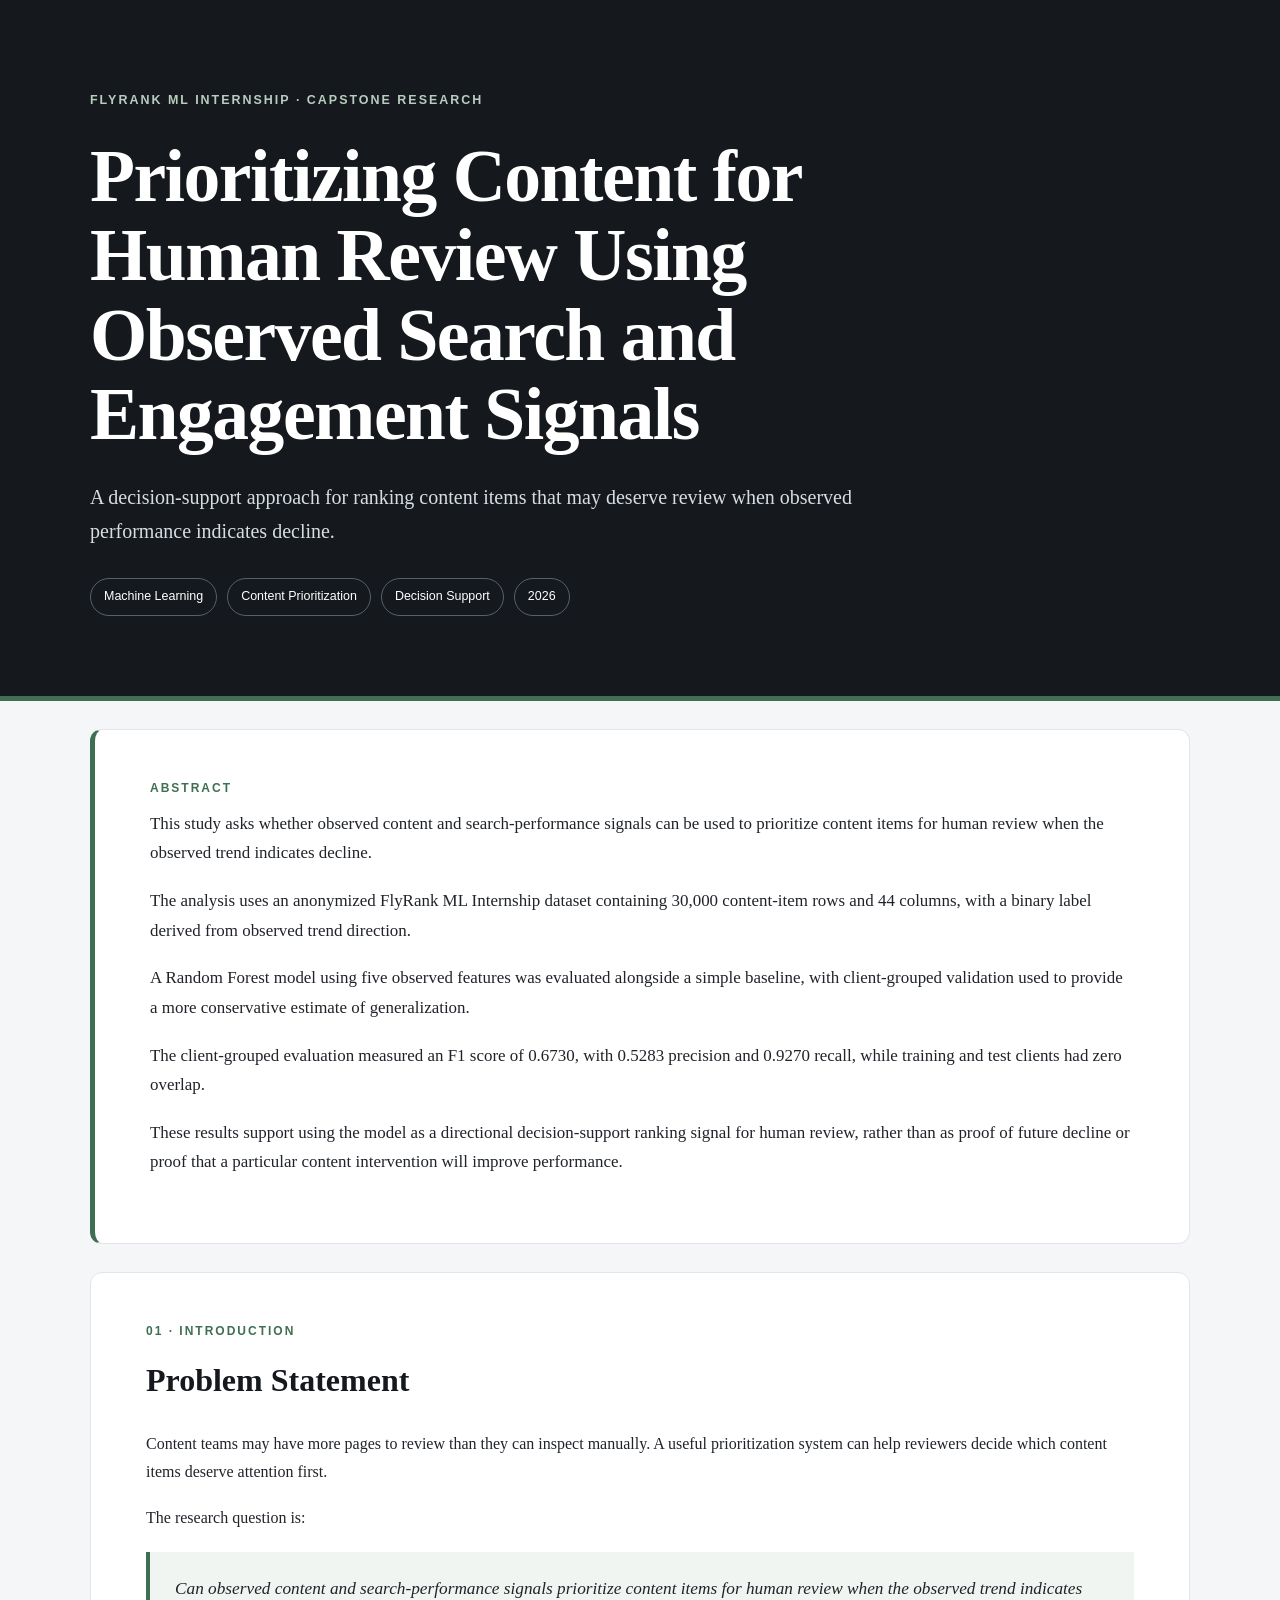
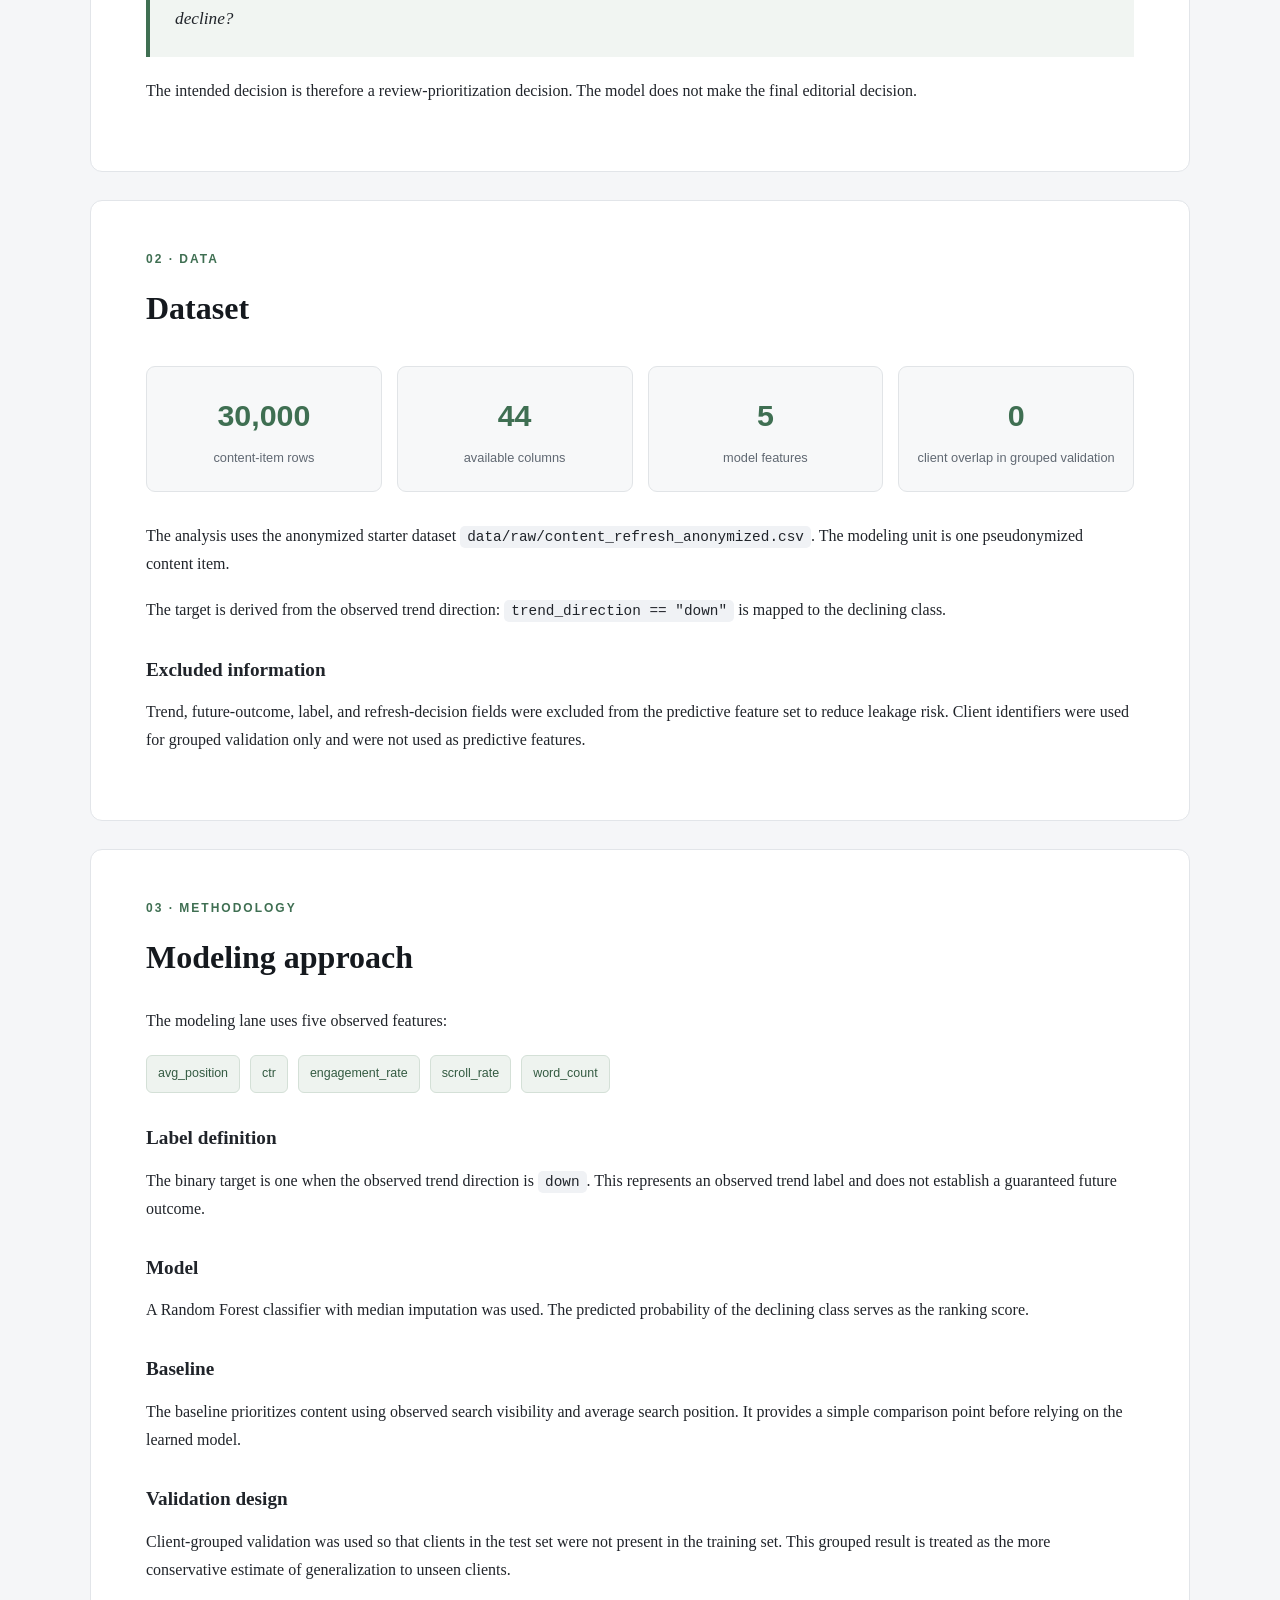
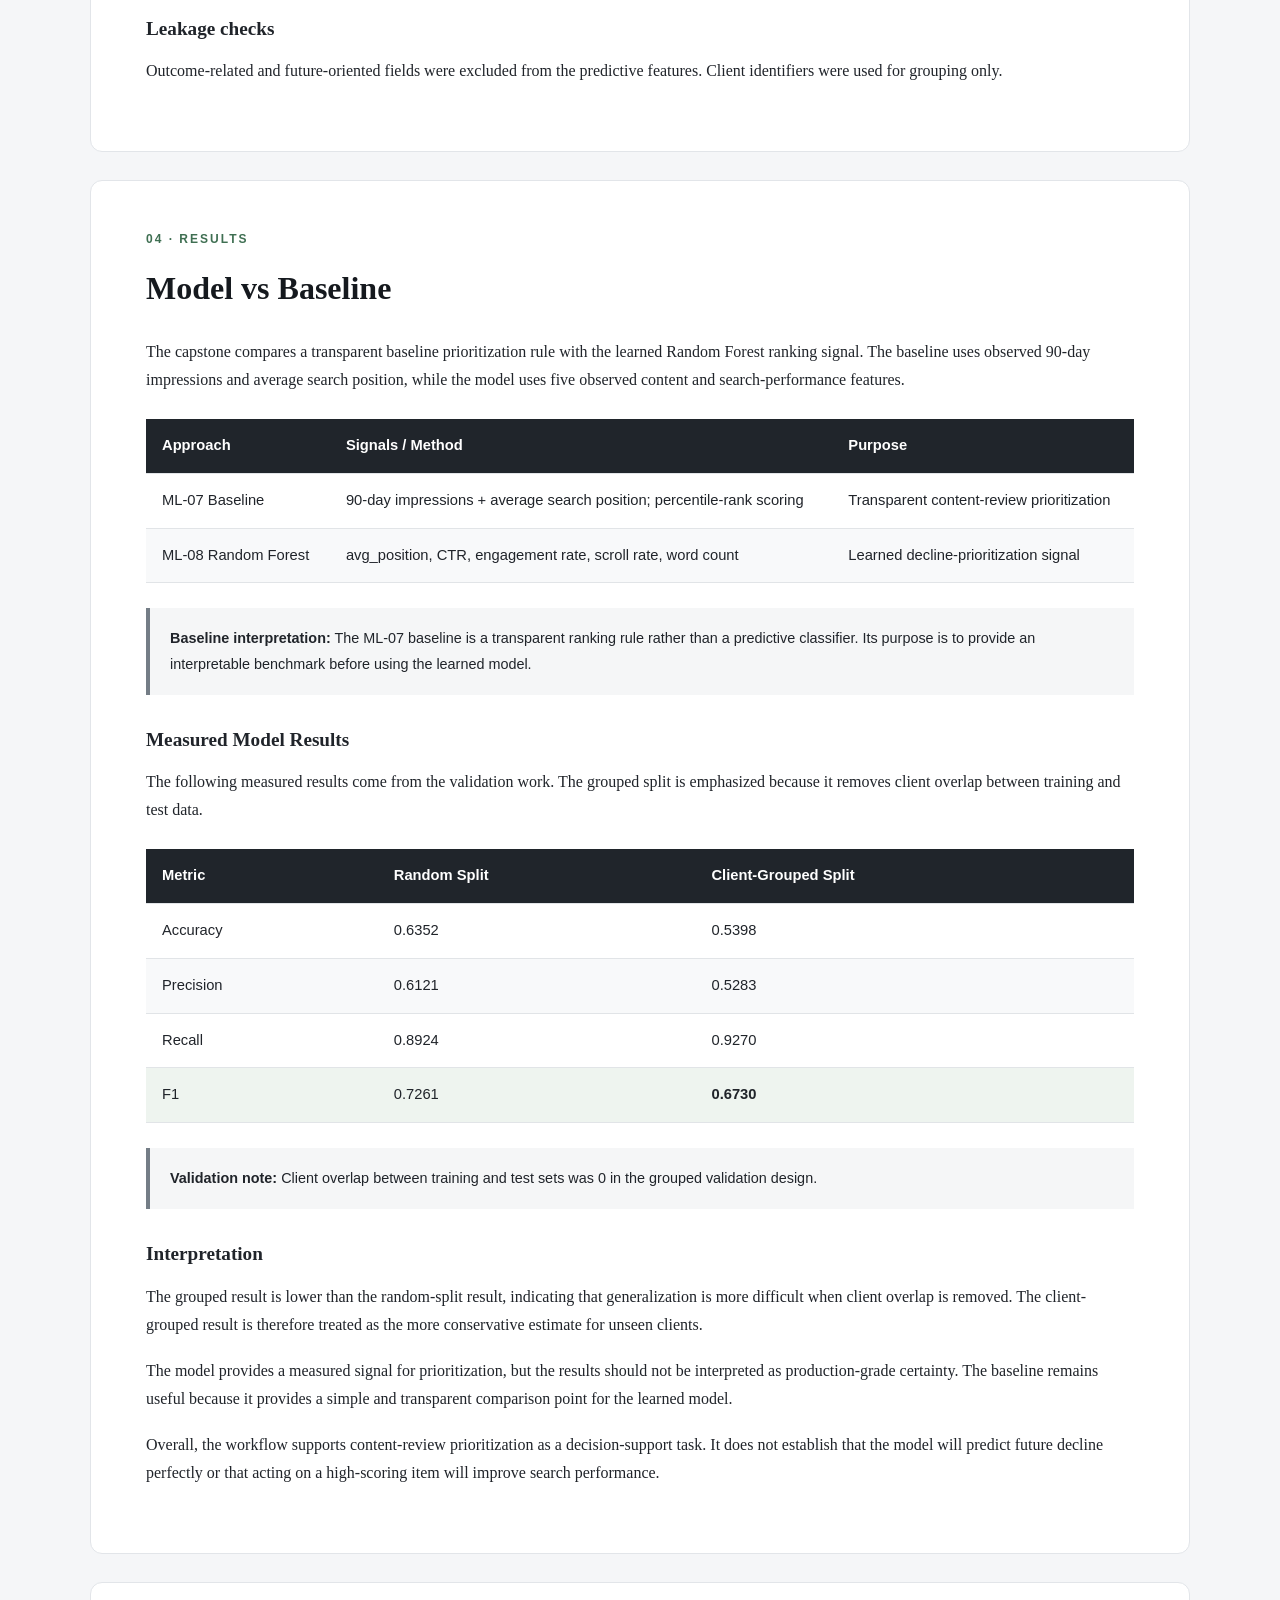
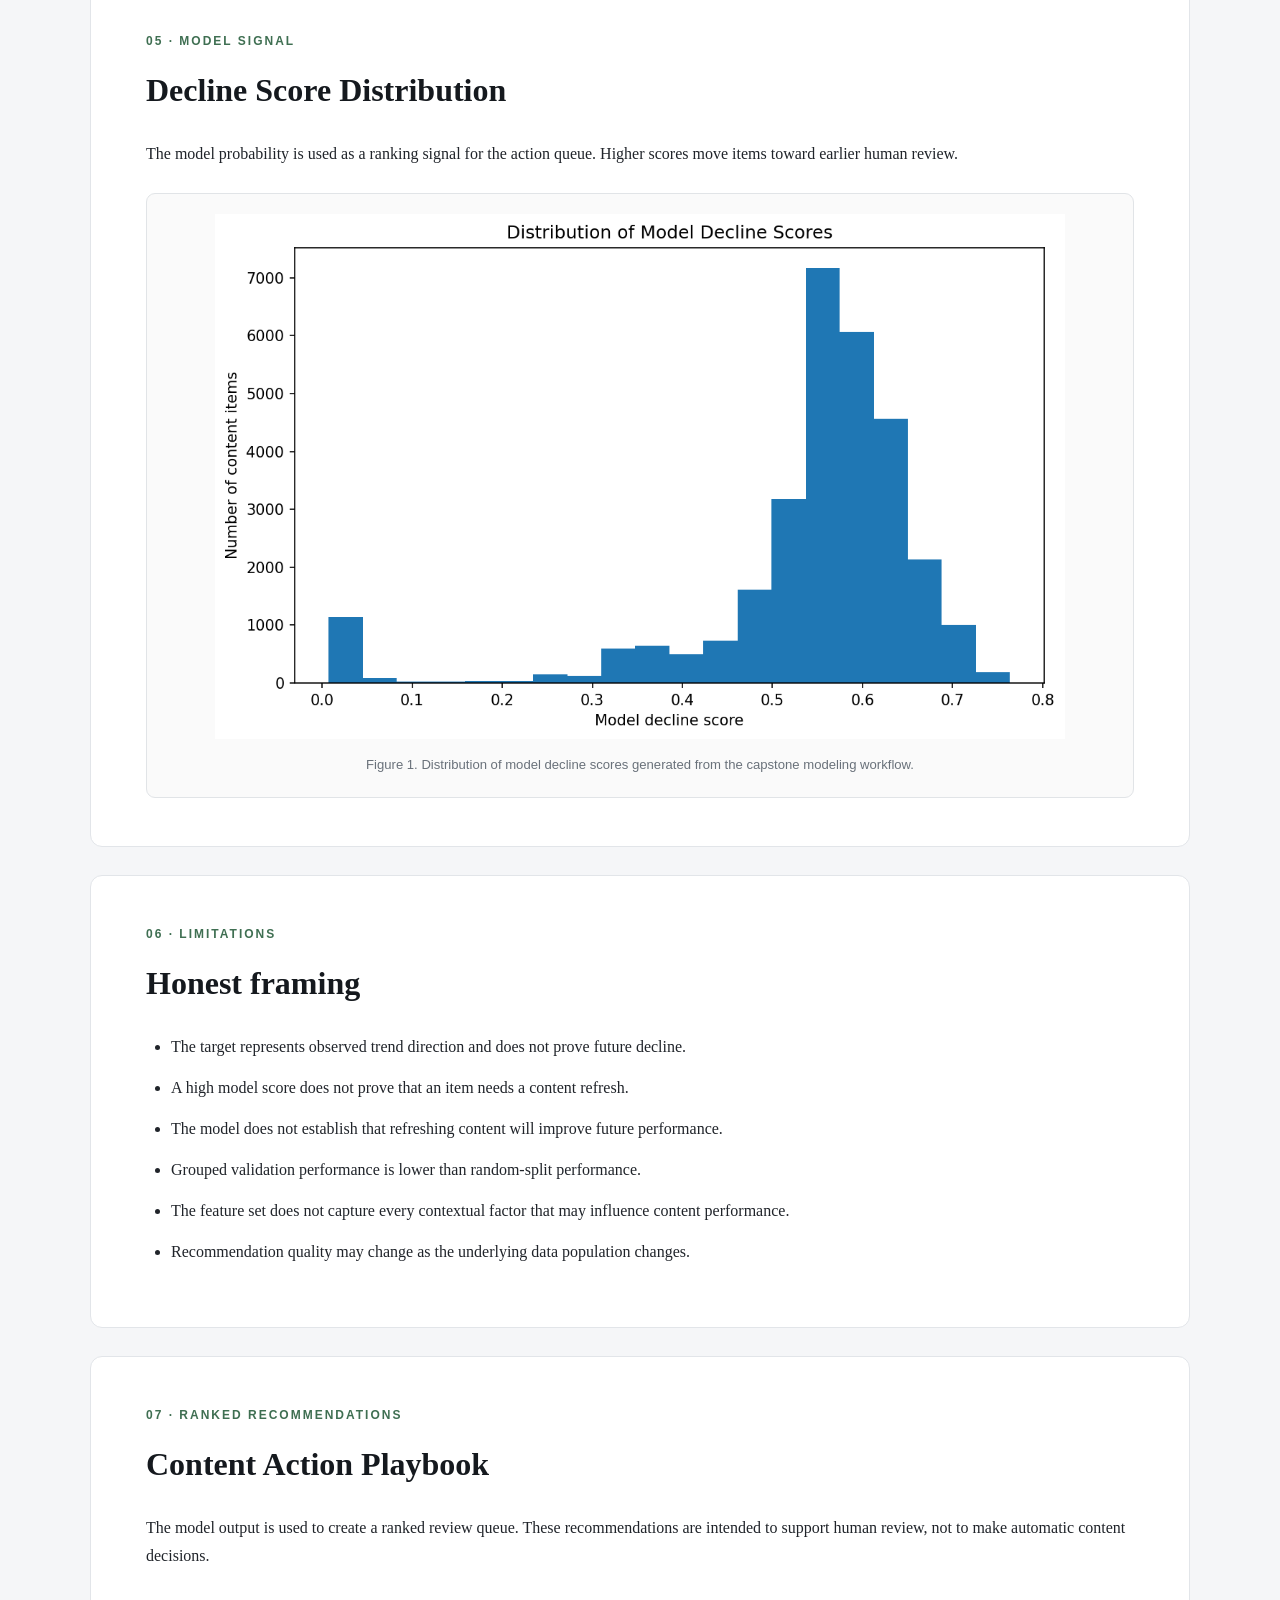
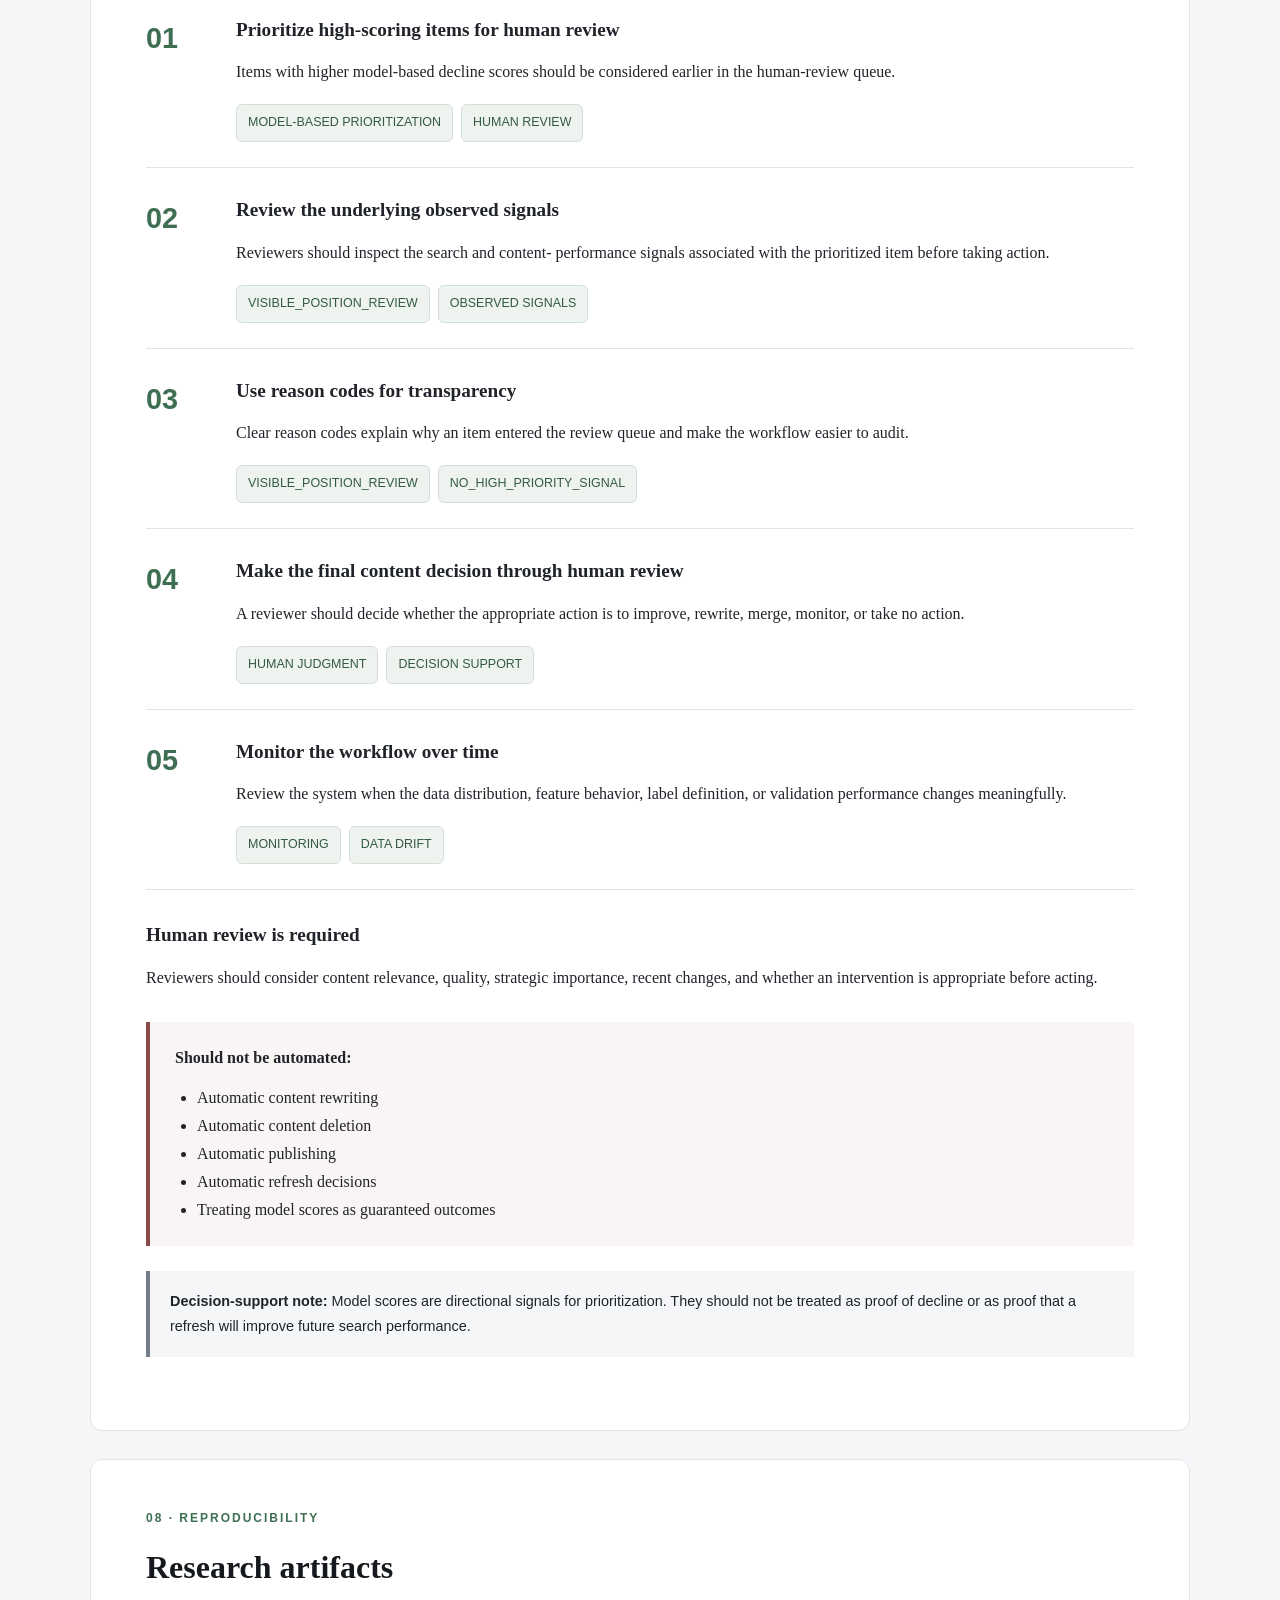
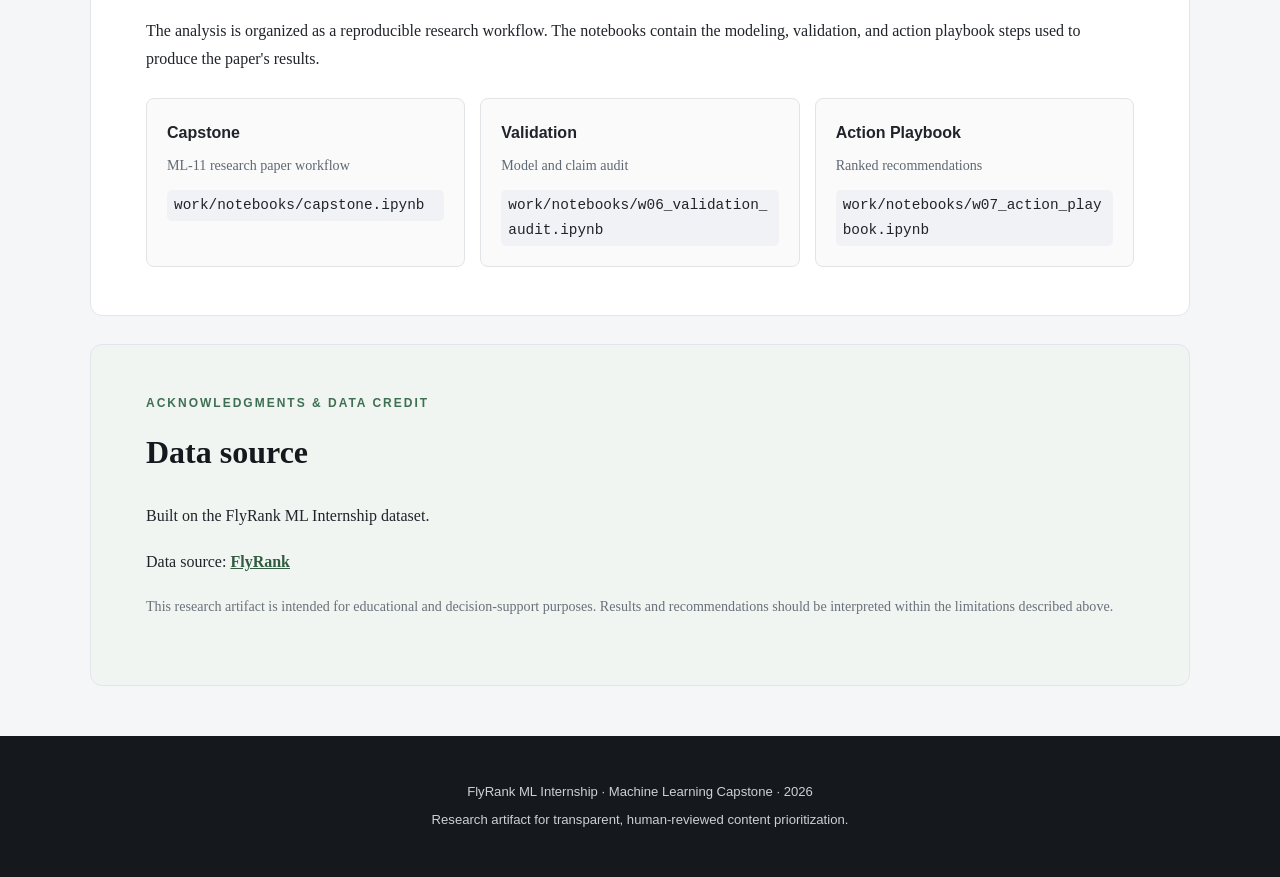
<file: index.html>
<!DOCTYPE html>
<html lang="en">
<head>
    <meta charset="UTF-8">
    <meta name="viewport" content="width=device-width, initial-scale=1.0">

    <title>Content Decline Prioritization | Research Paper</title>

    <link rel="stylesheet" href="style.css">
</head>

<body>

    <!-- HERO -->
    <header class="hero">
        <div class="container">

            <div class="eyebrow">
                FLYRANK ML INTERNSHIP · CAPSTONE RESEARCH
            </div>

            <h1>
                Prioritizing Content for Human Review
                Using Observed Search and Engagement Signals
            </h1>

            <p class="subtitle">
                A decision-support approach for ranking content items
                that may deserve review when observed performance
                indicates decline.
            </p>

            <div class="meta">
                <span>Machine Learning</span>
                <span>Content Prioritization</span>
                <span>Decision Support</span>
                <span>2026</span>
            </div>

        </div>
    </header>


    <main class="container">

        <!-- ABSTRACT -->
        <section class="paper-section abstract">
            <div class="section-label">ABSTRACT</div>

            <p>
                This study asks whether observed content and search-performance
                signals can be used to prioritize content items for human review
                when the observed trend indicates decline.
            </p>

            <p>
                The analysis uses an anonymized FlyRank ML Internship dataset
                containing 30,000 content-item rows and 44 columns, with a binary
                label derived from observed trend direction.
            </p>

            <p>
                A Random Forest model using five observed features was evaluated
                alongside a simple baseline, with client-grouped validation used
                to provide a more conservative estimate of generalization.
            </p>

            <p>
                The client-grouped evaluation measured an F1 score of 0.6730,
                with 0.5283 precision and 0.9270 recall, while training and test
                clients had zero overlap.
            </p>

            <p>
                These results support using the model as a directional
                decision-support ranking signal for human review, rather than as
                proof of future decline or proof that a particular content
                intervention will improve performance.
            </p>
        </section>


        <!-- INTRODUCTION -->
        <section class="paper-section">
            <div class="section-label">01 · INTRODUCTION</div>

            <h2>Problem Statement</h2>

            <p>
                Content teams may have more pages to review than they can
                inspect manually. A useful prioritization system can help
                reviewers decide which content items deserve attention first.
            </p>

            <p>
                The research question is:
            </p>

            <div class="question-box">
                Can observed content and search-performance signals prioritize
                content items for human review when the observed trend indicates
                decline?
            </div>

            <p>
                The intended decision is therefore a review-prioritization
                decision. The model does not make the final editorial decision.
            </p>
        </section>


        <!-- DATA -->
        <section class="paper-section">
            <div class="section-label">02 · DATA</div>

            <h2>Dataset</h2>

            <div class="stats-grid">

                <div class="stat-card">
                    <strong>30,000</strong>
                    <span>content-item rows</span>
                </div>

                <div class="stat-card">
                    <strong>44</strong>
                    <span>available columns</span>
                </div>

                <div class="stat-card">
                    <strong>5</strong>
                    <span>model features</span>
                </div>

                <div class="stat-card">
                    <strong>0</strong>
                    <span>client overlap in grouped validation</span>
                </div>

            </div>

            <p>
                The analysis uses the anonymized starter dataset
                <code>data/raw/content_refresh_anonymized.csv</code>.
                The modeling unit is one pseudonymized content item.
            </p>

            <p>
                The target is derived from the observed trend direction:
                <code>trend_direction == "down"</code> is mapped to the
                declining class.
            </p>

            <h3>Excluded information</h3>

            <p>
                Trend, future-outcome, label, and refresh-decision fields were
                excluded from the predictive feature set to reduce leakage risk.
                Client identifiers were used for grouped validation only and
                were not used as predictive features.
            </p>
        </section>


        <!-- METHODOLOGY -->
        <section class="paper-section">
            <div class="section-label">03 · METHODOLOGY</div>

            <h2>Modeling approach</h2>

            <p>
                The modeling lane uses five observed features:
            </p>

            <div class="feature-list">
                <span>avg_position</span>
                <span>ctr</span>
                <span>engagement_rate</span>
                <span>scroll_rate</span>
                <span>word_count</span>
            </div>

            <h3>Label definition</h3>

            <p>
                The binary target is one when the observed trend direction is
                <code>down</code>. This represents an observed trend label and
                does not establish a guaranteed future outcome.
            </p>

            <h3>Model</h3>

            <p>
                A Random Forest classifier with median imputation was used.
                The predicted probability of the declining class serves as the
                ranking score.
            </p>

            <h3>Baseline</h3>

            <p>
                The baseline prioritizes content using observed search
                visibility and average search position. It provides a simple
                comparison point before relying on the learned model.
            </p>

            <h3>Validation design</h3>

            <p>
                Client-grouped validation was used so that clients in the test
                set were not present in the training set. This grouped result
                is treated as the more conservative estimate of generalization
                to unseen clients.
            </p>

            <h3>Leakage checks</h3>

            <p>
                Outcome-related and future-oriented fields were excluded from
                the predictive features. Client identifiers were used for
                grouping only.
            </p>
        </section>


        <!-- RESULTS -->
        <section class="paper-section">

            <div class="section-label">04 · RESULTS</div>

            <h2>Model vs Baseline</h2>

            <p>
                The capstone compares a transparent baseline prioritization
                rule with the learned Random Forest ranking signal. The baseline
                uses observed 90-day impressions and average search position,
                while the model uses five observed content and search-performance
                features.
            </p>

            <div class="table-wrapper">

                <table>

                    <thead>
                        <tr>
                            <th>Approach</th>
                            <th>Signals / Method</th>
                            <th>Purpose</th>
                        </tr>
                    </thead>

                    <tbody>

                        <tr>
                            <td>ML-07 Baseline</td>

                            <td>
                                90-day impressions + average search position;
                                percentile-rank scoring
                            </td>

                            <td>
                                Transparent content-review prioritization
                            </td>
                        </tr>

                        <tr>
                            <td>ML-08 Random Forest</td>

                            <td>
                                avg_position, CTR, engagement rate,
                                scroll rate, word count
                            </td>

                            <td>
                                Learned decline-prioritization signal
                            </td>
                        </tr>

                    </tbody>

                </table>

            </div>


            <div class="result-note">

                <strong>Baseline interpretation:</strong>

                The ML-07 baseline is a transparent ranking rule rather than a
                predictive classifier. Its purpose is to provide an interpretable
                benchmark before using the learned model.

            </div>


            <h3>Measured Model Results</h3>

            <p>
                The following measured results come from the validation work.
                The grouped split is emphasized because it removes client
                overlap between training and test data.
            </p>


            <div class="table-wrapper">

                <table>

                    <thead>

                        <tr>
                            <th>Metric</th>
                            <th>Random Split</th>
                            <th>Client-Grouped Split</th>
                        </tr>

                    </thead>

                    <tbody>

                        <tr>
                            <td>Accuracy</td>
                            <td>0.6352</td>
                            <td>0.5398</td>
                        </tr>

                        <tr>
                            <td>Precision</td>
                            <td>0.6121</td>
                            <td>0.5283</td>
                        </tr>

                        <tr>
                            <td>Recall</td>
                            <td>0.8924</td>
                            <td>0.9270</td>
                        </tr>

                        <tr class="highlight-row">
                            <td>F1</td>
                            <td>0.7261</td>
                            <td><strong>0.6730</strong></td>
                        </tr>

                    </tbody>

                </table>

            </div>


            <div class="result-note">

                <strong>Validation note:</strong>

                Client overlap between training and test sets was 0 in the
                grouped validation design.

            </div>


            <h3>Interpretation</h3>

            <p>
                The grouped result is lower than the random-split result,
                indicating that generalization is more difficult when client
                overlap is removed. The client-grouped result is therefore
                treated as the more conservative estimate for unseen clients.
            </p>

            <p>
                The model provides a measured signal for prioritization, but the
                results should not be interpreted as production-grade certainty.
                The baseline remains useful because it provides a simple and
                transparent comparison point for the learned model.
            </p>

            <p>
                Overall, the workflow supports content-review prioritization as
                a decision-support task. It does not establish that the model
                will predict future decline perfectly or that acting on a
                high-scoring item will improve search performance.
            </p>

        </section>


        <!-- FIGURE -->
        <section class="paper-section">

            <div class="section-label">05 · MODEL SIGNAL</div>

            <h2>Decline Score Distribution</h2>

            <p>
                The model probability is used as a ranking signal for the
                action queue. Higher scores move items toward earlier human
                review.
            </p>

            <div class="figure-card">

                <img
                    src="work/figures/decline_score_distribution.png"
                    alt="Distribution of model decline scores"
                >

                <p class="caption">
                    Figure 1. Distribution of model decline scores generated
                    from the capstone modeling workflow.
                </p>

            </div>

        </section>


        <!-- LIMITATIONS -->
        <section class="paper-section">

            <div class="section-label">06 · LIMITATIONS</div>

            <h2>Honest framing</h2>

            <ul class="limits-list">

                <li>
                    The target represents observed trend direction and does
                    not prove future decline.
                </li>

                <li>
                    A high model score does not prove that an item needs a
                    content refresh.
                </li>

                <li>
                    The model does not establish that refreshing content will
                    improve future performance.
                </li>

                <li>
                    Grouped validation performance is lower than random-split
                    performance.
                </li>

                <li>
                    The feature set does not capture every contextual factor
                    that may influence content performance.
                </li>

                <li>
                    Recommendation quality may change as the underlying data
                    population changes.
                </li>

            </ul>

        </section>


        <!-- RECOMMENDATIONS -->
        <section class="paper-section recommendations">

            <div class="section-label">
                07 · RANKED RECOMMENDATIONS
            </div>

            <h2>Content Action Playbook</h2>

            <p>
                The model output is used to create a ranked review queue.
                These recommendations are intended to support human review,
                not to make automatic content decisions.
            </p>


            <!-- Recommendation 01 -->

            <div class="recommendation">

                <div class="rank">
                    01
                </div>

                <div>

                    <h3>
                        Prioritize high-scoring items for human review
                    </h3>

                    <p>
                        Items with higher model-based decline scores should be
                        considered earlier in the human-review queue.
                    </p>

                    <div class="tags">

                        <span>
                            MODEL-BASED PRIORITIZATION
                        </span>

                        <span>
                            HUMAN REVIEW
                        </span>

                    </div>

                </div>

            </div>


            <!-- Recommendation 02 -->

            <div class="recommendation">

                <div class="rank">
                    02
                </div>

                <div>

                    <h3>
                        Review the underlying observed signals
                    </h3>

                    <p>
                        Reviewers should inspect the search and content-
                        performance signals associated with the prioritized
                        item before taking action.
                    </p>

                    <div class="tags">

                        <span>
                            VISIBLE_POSITION_REVIEW
                        </span>

                        <span>
                            OBSERVED SIGNALS
                        </span>

                    </div>

                </div>

            </div>


            <!-- Recommendation 03 -->

            <div class="recommendation">

                <div class="rank">
                    03
                </div>

                <div>

                    <h3>
                        Use reason codes for transparency
                    </h3>

                    <p>
                        Clear reason codes explain why an item entered the
                        review queue and make the workflow easier to audit.
                    </p>

                    <div class="tags">

                        <span>
                            VISIBLE_POSITION_REVIEW
                        </span>

                        <span>
                            NO_HIGH_PRIORITY_SIGNAL
                        </span>

                    </div>

                </div>

            </div>


            <!-- Recommendation 04 -->

            <div class="recommendation">

                <div class="rank">
                    04
                </div>

                <div>

                    <h3>
                        Make the final content decision through human review
                    </h3>

                    <p>
                        A reviewer should decide whether the appropriate action
                        is to improve, rewrite, merge, monitor, or take no action.
                    </p>

                    <div class="tags">

                        <span>
                            HUMAN JUDGMENT
                        </span>

                        <span>
                            DECISION SUPPORT
                        </span>

                    </div>

                </div>

            </div>


            <!-- Recommendation 05 -->

            <div class="recommendation">

                <div class="rank">
                    05
                </div>

                <div>

                    <h3>
                        Monitor the workflow over time
                    </h3>

                    <p>
                        Review the system when the data distribution, feature
                        behavior, label definition, or validation performance
                        changes meaningfully.
                    </p>

                    <div class="tags">

                        <span>
                            MONITORING
                        </span>

                        <span>
                            DATA DRIFT
                        </span>

                    </div>

                </div>

            </div>


            <h3>
                Human review is required
            </h3>

            <p>
                Reviewers should consider content relevance, quality, strategic
                importance, recent changes, and whether an intervention is
                appropriate before acting.
            </p>


            <div class="no-go">

                <strong>
                    Should not be automated:
                </strong>

                <ul>

                    <li>
                        Automatic content rewriting
                    </li>

                    <li>
                        Automatic content deletion
                    </li>

                    <li>
                        Automatic publishing
                    </li>

                    <li>
                        Automatic refresh decisions
                    </li>

                    <li>
                        Treating model scores as guaranteed outcomes
                    </li>

                </ul>

            </div>


            <div class="result-note">

                <strong>
                    Decision-support note:
                </strong>

                Model scores are directional signals for prioritization.
                They should not be treated as proof of decline or as proof
                that a refresh will improve future search performance.

            </div>

        </section>


        <!-- REPRODUCIBILITY -->
        <section class="paper-section">

            <div class="section-label">
                08 · REPRODUCIBILITY
            </div>

            <h2>
                Research artifacts
            </h2>

            <p>
                The analysis is organized as a reproducible research workflow.
                The notebooks contain the modeling, validation, and action
                playbook steps used to produce the paper's results.
            </p>

            <div class="artifact-grid">

                <div class="artifact">

                    <strong>
                        Capstone
                    </strong>

                    <span>
                        ML-11 research paper workflow
                    </span>

                    <code>
                        work/notebooks/capstone.ipynb
                    </code>

                </div>


                <div class="artifact">

                    <strong>
                        Validation
                    </strong>

                    <span>
                        Model and claim audit
                    </span>

                    <code>
                        work/notebooks/w06_validation_audit.ipynb
                    </code>

                </div>


                <div class="artifact">

                    <strong>
                        Action Playbook
                    </strong>

                    <span>
                        Ranked recommendations
                    </span>

                    <code>
                        work/notebooks/w07_action_playbook.ipynb
                    </code>

                </div>

            </div>

        </section>


        <!-- ACKNOWLEDGMENTS -->
        <section class="paper-section acknowledgment">

            <div class="section-label">
                ACKNOWLEDGMENTS & DATA CREDIT
            </div>

            <h2>
                Data source
            </h2>

            <p>
                Built on the FlyRank ML Internship dataset.
            </p>

            <p>
                Data source:

                <a
                    href="https://flyrank.ai"
                    target="_blank"
                    rel="noopener noreferrer"
                >
                    FlyRank
                </a>
            </p>

            <p class="small-note">
                This research artifact is intended for educational and
                decision-support purposes. Results and recommendations should
                be interpreted within the limitations described above.
            </p>

        </section>

    </main>


    <!-- FOOTER -->
    <footer>

        <div class="container">

            <p>
                FlyRank ML Internship · Machine Learning Capstone · 2026
            </p>

            <p>
                Research artifact for transparent, human-reviewed
                content prioritization.
            </p>

        </div>

    </footer>


</body>
</html>
</file>
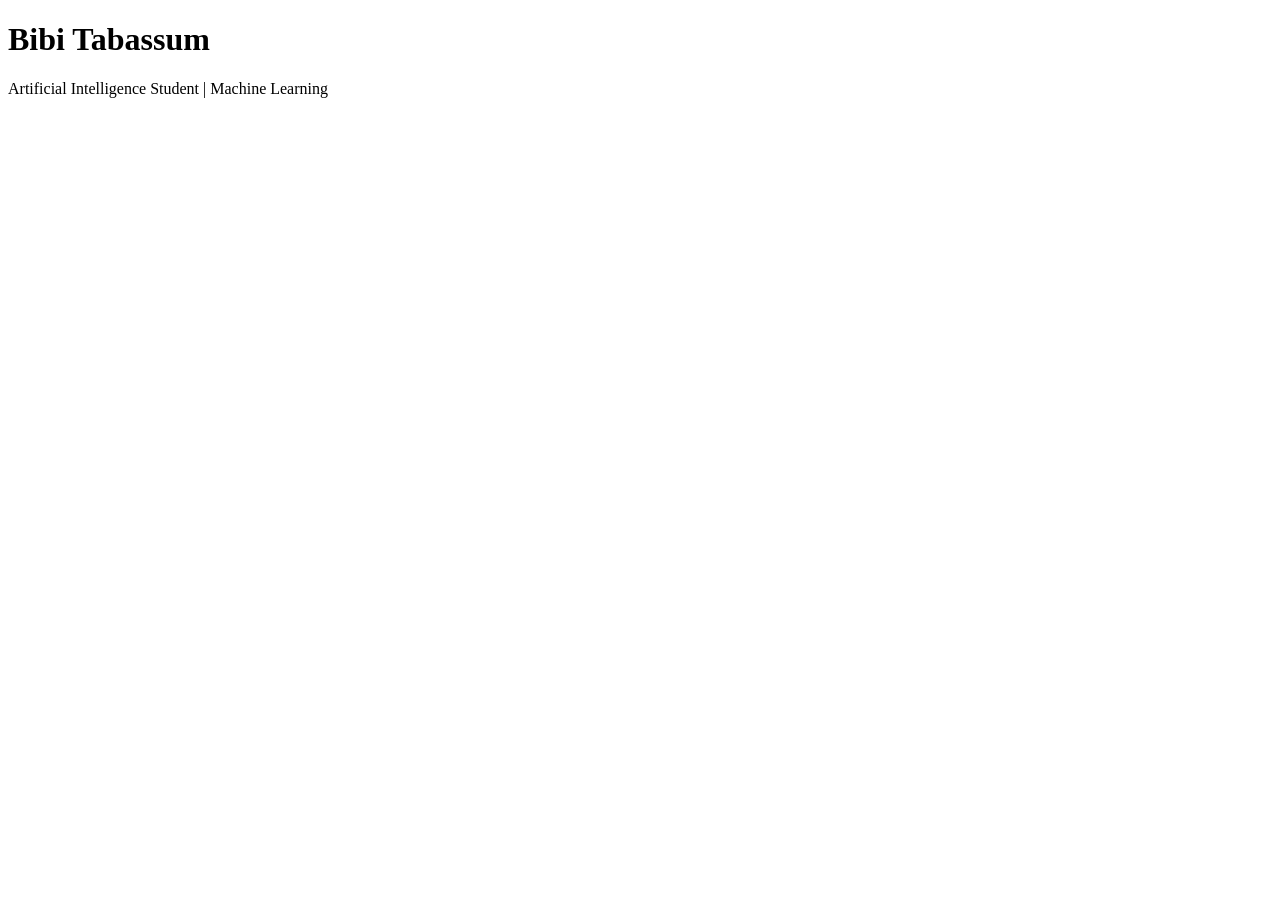
<file: portfolio/index.html>
<!DOCTYPE html>
<html lang="en">
<head>
    <meta charset="UTF-8">
    <meta name="viewport" content="width=device-width, initial-scale=1.0">
    <title>Bibi Tabassum | Portfolio</title>
</head>
<body>

    <h1>Bibi Tabassum</h1>
    <p>Artificial Intelligence Student | Machine Learning</p>

</body>
</html>
</file>
<file: style.css>
* {
    margin: 0;
    padding: 0;
    box-sizing: border-box;
}

html {
    scroll-behavior: smooth;
}

body {
    font-family: Georgia, "Times New Roman", serif;
    background: #f5f6f8;
    color: #20242a;
    line-height: 1.75;
}

/* =========================
   GLOBAL
========================= */

.container {
    width: min(1100px, 92%);
    margin: 0 auto;
}

.paper-section {
    background: #ffffff;
    margin: 28px 0;
    padding: 48px 55px;
    border: 1px solid #e2e5e9;
    border-radius: 12px;
}

.paper-section p {
    margin: 0 0 18px;
}

h2 {
    font-size: 2rem;
    margin: 8px 0 22px;
    color: #15191e;
}

h3 {
    font-size: 1.2rem;
    margin: 28px 0 12px;
    color: #20242a;
}

code {
    background: #f0f2f5;
    padding: 3px 7px;
    border-radius: 5px;
    font-family: "Courier New", monospace;
    font-size: 0.9em;
}

/* =========================
   HERO
========================= */

.hero {
    background: #15191e;
    color: white;
    padding: 90px 0 80px;
    border-bottom: 5px solid #3f6f52;
}

.eyebrow {
    font-family: Arial, sans-serif;
    font-size: 0.78rem;
    font-weight: 700;
    letter-spacing: 2px;
    text-transform: uppercase;
    margin-bottom: 25px;
    color: #b9cdbf;
}

.hero h1 {
    max-width: 900px;
    font-size: clamp(2.4rem, 6vw, 4.6rem);
    line-height: 1.08;
    letter-spacing: -1.5px;
    margin-bottom: 25px;
}

.subtitle {
    max-width: 780px;
    font-size: 1.25rem;
    color: #d8dde2;
    line-height: 1.7;
}

.meta {
    display: flex;
    flex-wrap: wrap;
    gap: 10px;
    margin-top: 30px;
}

.meta span {
    border: 1px solid #56616b;
    padding: 7px 13px;
    border-radius: 20px;
    font-family: Arial, sans-serif;
    font-size: 0.78rem;
}

/* =========================
   SECTION LABEL
========================= */

.section-label {
    font-family: Arial, sans-serif;
    font-size: 0.75rem;
    font-weight: 700;
    letter-spacing: 2px;
    color: #3f6f52;
    margin-bottom: 10px;
}

/* =========================
   ABSTRACT
========================= */

.abstract {
    border-left: 5px solid #3f6f52;
}

.abstract p {
    font-size: 1.06rem;
}

/* =========================
   QUESTION
========================= */

.question-box {
    background: #f1f5f2;
    border-left: 4px solid #3f6f52;
    padding: 22px 25px;
    margin: 20px 0;
    font-size: 1.08rem;
    font-style: italic;
}

/* =========================
   STATS
========================= */

.stats-grid {
    display: grid;
    grid-template-columns: repeat(4, 1fr);
    gap: 15px;
    margin: 30px 0;
}

.stat-card {
    background: #f7f8f9;
    border: 1px solid #e1e4e7;
    padding: 22px 15px;
    text-align: center;
    border-radius: 9px;
}

.stat-card strong {
    display: block;
    font-family: Arial, sans-serif;
    font-size: 1.9rem;
    color: #3f6f52;
}

.stat-card span {
    display: block;
    font-family: Arial, sans-serif;
    font-size: 0.8rem;
    color: #606872;
    margin-top: 5px;
}

/* =========================
   FEATURES
========================= */

.feature-list {
    display: flex;
    flex-wrap: wrap;
    gap: 10px;
    margin: 20px 0;
}

.feature-list span,
.tags span {
    background: #eef3ef;
    border: 1px solid #d4e0d7;
    color: #345b42;
    padding: 7px 11px;
    border-radius: 6px;
    font-family: Arial, sans-serif;
    font-size: 0.78rem;
}

/* =========================
   TABLE
========================= */

.table-wrapper {
    overflow-x: auto;
    margin: 25px 0;
}

table {
    width: 100%;
    border-collapse: collapse;
    font-family: Arial, sans-serif;
    font-size: 0.92rem;
}

th,
td {
    padding: 14px 16px;
    text-align: left;
    border-bottom: 1px solid #e1e4e7;
}

th {
    background: #20252b;
    color: white;
    font-weight: 600;
}

tr:nth-child(even) {
    background: #f8f9fa;
}

.highlight-row {
    background: #eef4ef !important;
}

.result-note {
    background: #f5f6f7;
    border-left: 4px solid #747d86;
    padding: 18px 20px;
    margin: 25px 0;
    font-family: Arial, sans-serif;
    font-size: 0.9rem;
}

/* =========================
   FIGURE
========================= */

.figure-card {
    background: #fafafa;
    border: 1px solid #e1e4e7;
    padding: 20px;
    margin-top: 25px;
    border-radius: 9px;
}

.figure-card img {
    display: block;
    width: 100%;
    max-width: 850px;
    margin: 0 auto;
    height: auto;
}

.caption {
    text-align: center;
    color: #69717a;
    font-family: Arial, sans-serif;
    font-size: 0.82rem;
    margin: 15px 0 0 !important;
}

/* =========================
   LIMITATIONS
========================= */

.limits-list {
    padding-left: 25px;
}

.limits-list li {
    margin-bottom: 13px;
}

/* =========================
   RECOMMENDATIONS
========================= */

.recommendation {
    display: grid;
    grid-template-columns: 70px 1fr;
    gap: 20px;
    padding: 25px 0;
    border-bottom: 1px solid #e2e5e8;
}

.rank {
    font-family: Arial, sans-serif;
    font-size: 1.8rem;
    font-weight: 700;
    color: #3f6f52;
}

.recommendation h3 {
    margin-top: 0;
}

.tags {
    display: flex;
    flex-wrap: wrap;
    gap: 8px;
    margin-top: 12px;
}

.no-go {
    margin-top: 30px;
    padding: 22px 25px;
    background: #faf5f5;
    border-left: 4px solid #8a4a4a;
}

.no-go ul {
    margin-top: 12px;
    padding-left: 22px;
}

/* =========================
   ARTIFACTS
========================= */

.artifact-grid {
    display: grid;
    grid-template-columns: repeat(3, 1fr);
    gap: 15px;
    margin-top: 25px;
}

.artifact {
    border: 1px solid #e1e4e7;
    padding: 20px;
    border-radius: 8px;
    background: #fafafa;
}

.artifact strong {
    display: block;
    font-family: Arial, sans-serif;
    margin-bottom: 6px;
}

.artifact span {
    display: block;
    color: #606872;
    font-size: 0.88rem;
    margin-bottom: 12px;
}

.artifact code {
    display: block;
    overflow-wrap: anywhere;
}

/* =========================
   ACKNOWLEDGMENT
========================= */

.acknowledgment {
    background: #f1f5f2;
}

.acknowledgment a {
    color: #315c40;
    font-weight: 700;
}

.small-note {
    color: #69717a;
    font-size: 0.88rem;
}

/* =========================
   FOOTER
========================= */

footer {
    background: #15191e;
    color: #cbd1d6;
    padding: 40px 0;
    margin-top: 50px;
    text-align: center;
    font-family: Arial, sans-serif;
    font-size: 0.82rem;
}

footer p {
    margin: 5px 0;
}

/* =========================
   RESPONSIVE
========================= */

@media (max-width: 850px) {

    .stats-grid {
        grid-template-columns: repeat(2, 1fr);
    }

    .artifact-grid {
        grid-template-columns: 1fr;
    }

    .paper-section {
        padding: 35px 30px;
    }

    .hero {
        padding: 65px 0;
    }
}

@media (max-width: 600px) {

    .stats-grid {
        grid-template-columns: 1fr;
    }

    .paper-section {
        padding: 28px 20px;
    }

    .hero h1 {
        font-size: 2.5rem;
    }

    .subtitle {
        font-size: 1.05rem;
    }

    .recommendation {
        grid-template-columns: 45px 1fr;
        gap: 12px;
    }

    .rank {
        font-size: 1.4rem;
    }
}
</file>
